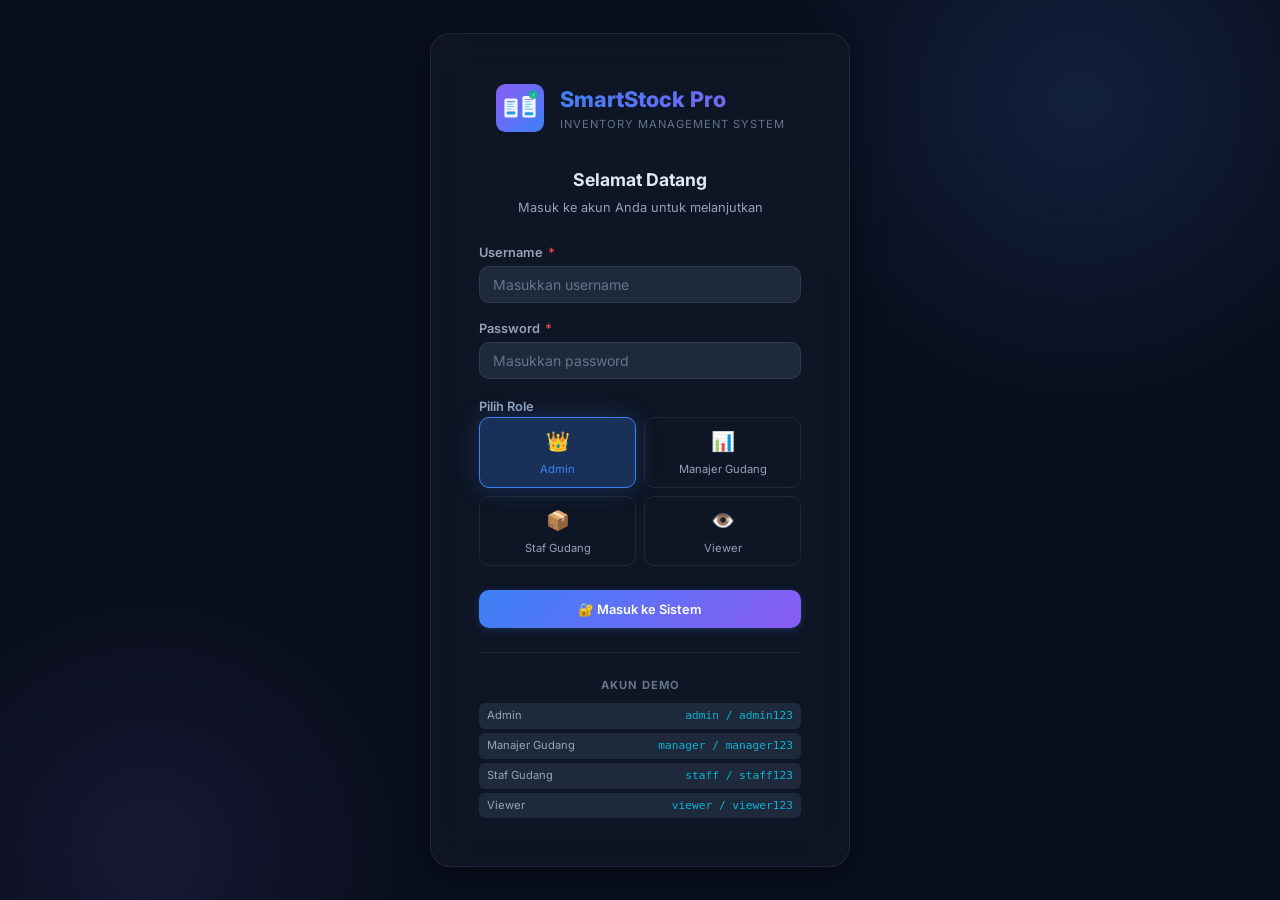
<file: index.html>
<!DOCTYPE html>
<html lang="id" data-theme="dark">
<head>
  <meta charset="UTF-8"/>
  <meta name="viewport" content="width=device-width,initial-scale=1.0"/>
  <meta name="description" content="SmartStock Pro — Sistem Manajemen Inventaris PT Maju Bersama Digital"/>
  <title>Login — SmartStock Pro</title>
  <link rel="stylesheet" href="css/style.css"/>
  <link rel="icon" href="data:image/svg+xml,<svg xmlns='http://www.w3.org/2000/svg' viewBox='0 0 32 32'><rect width='32' height='32' rx='8' fill='%233b82f6'/><text x='50%25' y='55%25' dominant-baseline='middle' text-anchor='middle' fill='white' font-family='sans-serif' font-weight='bold' font-size='12'>SS</text></svg>"/>
</head>
<body>
  <div class="login-page">
    <div class="login-card">
      <div class="login-logo">
        <img src="assets/logo.svg" alt="SmartStock Pro Logo"/>
        <div class="login-logo-text">
          <h1>SmartStock Pro</h1>
          <p>Inventory Management System</p>
        </div>
      </div>
      <div class="login-title">
        <h2>Selamat Datang</h2>
        <p>Masuk ke akun Anda untuk melanjutkan</p>
      </div>
      <form class="login-form" id="login-form" onsubmit="return handleLogin(event)">
        <div class="form-group">
          <label class="form-label" for="login-user">Username <span class="req">*</span></label>
          <input class="form-input" type="text" id="login-user" placeholder="Masukkan username" required autocomplete="username"/>
        </div>
        <div class="form-group">
          <label class="form-label" for="login-pass">Password <span class="req">*</span></label>
          <input class="form-input" type="password" id="login-pass" placeholder="Masukkan password" required autocomplete="current-password"/>
        </div>
        <div>
          <label class="form-label">Pilih Role</label>
          <div class="login-roles">
            <div class="role-option">
              <input type="radio" name="role" id="role-admin" value="admin" checked/>
              <label for="role-admin"><span class="role-icon">👑</span>Admin</label>
            </div>
            <div class="role-option">
              <input type="radio" name="role" id="role-manager" value="manager"/>
              <label for="role-manager"><span class="role-icon">📊</span>Manajer Gudang</label>
            </div>
            <div class="role-option">
              <input type="radio" name="role" id="role-staff" value="staff"/>
              <label for="role-staff"><span class="role-icon">📦</span>Staf Gudang</label>
            </div>
            <div class="role-option">
              <input type="radio" name="role" id="role-viewer" value="viewer"/>
              <label for="role-viewer"><span class="role-icon">👁️</span>Viewer</label>
            </div>
          </div>
        </div>
        <button type="submit" class="btn btn-primary w-full" style="justify-content:center;padding:.7rem">
          🔐 Masuk ke Sistem
        </button>
      </form>
      <div class="demo-accounts">
        <h4>Akun Demo</h4>
        <div class="demo-list">
          <div class="demo-item" onclick="fillDemo('admin','admin123','admin')"><span>Admin</span><span>admin / admin123</span></div>
          <div class="demo-item" onclick="fillDemo('manager','manager123','manager')"><span>Manajer Gudang</span><span>manager / manager123</span></div>
          <div class="demo-item" onclick="fillDemo('staff','staff123','staff')"><span>Staf Gudang</span><span>staff / staff123</span></div>
          <div class="demo-item" onclick="fillDemo('viewer','viewer123','viewer')"><span>Viewer</span><span>viewer / viewer123</span></div>
        </div>
      </div>
    </div>
  </div>
  <script>
    // Demo accounts — simulasi autentikasi multi-level
    const ACCOUNTS={
      admin:{pass:'admin123',role:'admin',name:'Administrator',hash:'a665a45920422f9d417e4867efdc4fb8a04a1f3fff1fa07e998e86f7f7a27ae3'},
      manager:{pass:'manager123',role:'manager',name:'Manajer Gudang Jakarta',hash:'ef92b778bafe771e89245b89ecbc08a44a4e166c06659911881f383d4473e94f'},
      staff:{pass:'staff123',role:'staff',name:'Staf Gudang',hash:'b0412597dcea813655c3f9eaac9b64fe6a38e6401f7ee4f10fe19c738e8f38c3'},
      viewer:{pass:'viewer123',role:'viewer',name:'Viewer',hash:'d0e6cd0b981a63d93c6df1f83c0c8bfcec7f1e2e3f3e3e0ce5c8d9c8e8c7b6a5'}
    };

    // Simulasi password hashing menggunakan Web Crypto API (SHA-256)
    async function hashPassword(password){
      const encoder=new TextEncoder();
      const data=encoder.encode(password);
      const hashBuffer=await crypto.subtle.digest('SHA-256',data);
      const hashArray=Array.from(new Uint8Array(hashBuffer));
      return hashArray.map(b=>b.toString(16).padStart(2,'0')).join('');
    }

    function fillDemo(user,pass,role){
      document.getElementById('login-user').value=user;
      document.getElementById('login-pass').value=pass;
      document.getElementById('role-'+role).checked=true;
    }

    async function handleLogin(e){
      e.preventDefault();
      const user=document.getElementById('login-user').value.trim().toLowerCase();
      const pass=document.getElementById('login-pass').value;
      const role=document.querySelector('input[name="role"]:checked').value;
      const account=ACCOUNTS[user];

      if(!account||account.pass!==pass){
        alert('Username atau password salah!');
        console.warn('[AUTH] Login gagal:',user);
        return false;
      }

      // Hash password untuk demo keamanan
      const hashed=await hashPassword(pass);
      console.log('[AUTH] Password hash (SHA-256):',hashed);

      // Validasi kekuatan password
      const strength=pass.length>=8?'Kuat':pass.length>=6?'Sedang':'Lemah';
      console.log('[AUTH] Kekuatan password:',strength);

      // Simpan session
      const session={
        user:user,
        role:account.role,
        name:account.name,
        loginTime:new Date().toISOString(),
        sessionId:'sess_'+Date.now().toString(36),
        expiresAt:new Date(Date.now()+15*60*1000).toISOString() // 15 menit timeout
      };
      sessionStorage.setItem('ssp_session',JSON.stringify(session));

      // Catat audit log
      const auditLog=JSON.parse(localStorage.getItem('ssp_audit')||'[]');
      auditLog.push({
        id:'aud_'+Date.now(),
        user:user,
        role:account.role,
        action:'LOGIN',
        detail:'Login berhasil ke sistem',
        timestamp:new Date().toISOString(),
        ip:'192.168.1.'+Math.floor(Math.random()*254+1)
      });
      localStorage.setItem('ssp_audit',JSON.stringify(auditLog));

      console.log('[AUTH] Login berhasil:',user,'| Role:',account.role);
      console.log('[AUTH] Session ID:',session.sessionId);

      // Redirect ke halaman utama
      window.location.href='app.html';
      return false;
    }

    // Check existing session
    (function(){
      const session=JSON.parse(sessionStorage.getItem('ssp_session')||'null');
      if(session&&new Date(session.expiresAt)>new Date()){
        window.location.href='app.html';
      }
    })();
  </script>
</body>
</html>
</file>
<file: css/style.css>
/* ==========================================================
   SmartStock Pro — Design System
   Sistem Manajemen Inventaris | PT Maju Bersama Digital
   ========================================================== */

@import url('https://fonts.googleapis.com/css2?family=Inter:wght@300;400;500;600;700;800;900&display=swap');

/* ===================== 1. DESIGN TOKENS ===================== */
:root {
  --bg-body:#0a0f1e;--bg-sidebar:#080c18;--bg-surface:#111827;--bg-card:rgba(17,24,39,.72);
  --bg-card-hover:rgba(24,34,56,.85);--bg-input:#1e293b;--bg-overlay:rgba(0,0,0,.55);
  --text-primary:#e2e8f0;--text-secondary:#94a3b8;--text-muted:#64748b;--text-inverse:#0f172a;
  --border:rgba(148,163,184,.12);--border-focus:#3b82f6;
  --primary:#3b82f6;--primary-hover:#60a5fa;--primary-glow:rgba(59,130,246,.25);
  --secondary:#8b5cf6;--secondary-glow:rgba(139,92,246,.2);
  --accent:#06b6d4;--accent-glow:rgba(6,182,212,.2);
  --success:#10b981;--success-bg:rgba(16,185,129,.12);
  --warning:#f59e0b;--warning-bg:rgba(245,158,11,.12);
  --danger:#ef4444;--danger-bg:rgba(239,68,68,.12);
  --info:#3b82f6;--info-bg:rgba(59,130,246,.12);
  --grad-primary:linear-gradient(135deg,#3b82f6,#8b5cf6);
  --grad-accent:linear-gradient(135deg,#06b6d4,#3b82f6);
  --grad-success:linear-gradient(135deg,#10b981,#06b6d4);
  --grad-warm:linear-gradient(135deg,#f59e0b,#ef4444);
  --grad-card:linear-gradient(135deg,rgba(59,130,246,.06),rgba(139,92,246,.03));
  --font:'Inter',system-ui,-apple-system,sans-serif;
  --fs-xs:.7rem;--fs-sm:.8rem;--fs-base:.875rem;--fs-md:.95rem;--fs-lg:1.1rem;
  --fs-xl:1.35rem;--fs-2xl:1.75rem;--fs-3xl:2.25rem;
  --fw-light:300;--fw-normal:400;--fw-medium:500;--fw-semi:600;--fw-bold:700;--fw-black:800;
  --sp-xs:.25rem;--sp-sm:.5rem;--sp-md:1rem;--sp-lg:1.5rem;--sp-xl:2rem;--sp-2xl:3rem;
  --r-sm:6px;--r-md:10px;--r-lg:14px;--r-xl:20px;--r-full:9999px;
  --shadow-sm:0 1px 3px rgba(0,0,0,.3);--shadow-md:0 4px 14px rgba(0,0,0,.3);
  --shadow-lg:0 8px 32px rgba(0,0,0,.4);--shadow-glow:0 0 24px var(--primary-glow);
  --transition:.2s ease;--sidebar-w:260px;--header-h:60px;
}
[data-theme="light"]{
  --bg-body:#f1f5f9;--bg-sidebar:#fff;--bg-surface:#fff;--bg-card:rgba(255,255,255,.85);
  --bg-card-hover:rgba(255,255,255,1);--bg-input:#f1f5f9;--bg-overlay:rgba(0,0,0,.35);
  --text-primary:#0f172a;--text-secondary:#475569;--text-muted:#94a3b8;--text-inverse:#fff;
  --border:rgba(148,163,184,.2);
  --shadow-sm:0 1px 3px rgba(0,0,0,.06);--shadow-md:0 4px 14px rgba(0,0,0,.08);
  --shadow-lg:0 8px 32px rgba(0,0,0,.1);
  --grad-card:linear-gradient(135deg,rgba(59,130,246,.03),rgba(139,92,246,.01));
}

/* ===================== 2. RESET & BASE ===================== */
*,*::before,*::after{margin:0;padding:0;box-sizing:border-box}
html{scroll-behavior:smooth;-webkit-font-smoothing:antialiased}
body{font-family:var(--font);font-size:var(--fs-base);color:var(--text-primary);
  background:var(--bg-body);line-height:1.6;min-height:100vh;
  transition:background .25s,color .25s}
a{color:var(--primary);text-decoration:none;transition:color .15s}
a:hover{color:var(--primary-hover)}
img{max-width:100%;display:block}
button{cursor:pointer;font-family:var(--font)}
input,select,textarea{font-family:var(--font)}
::-webkit-scrollbar{width:5px;height:5px}
::-webkit-scrollbar-track{background:transparent}
::-webkit-scrollbar-thumb{background:var(--border);border-radius:var(--r-full)}
::-webkit-scrollbar-thumb:hover{background:var(--text-muted)}

/* ===================== 3. LOGIN PAGE ===================== */
.login-page{min-height:100vh;display:flex;align-items:center;justify-content:center;
  background:var(--bg-body);position:relative;overflow:hidden}
.login-page::before{content:'';position:absolute;width:600px;height:600px;
  background:radial-gradient(circle,rgba(59,130,246,.15),transparent 70%);
  top:-200px;right:-100px;pointer-events:none}
.login-page::after{content:'';position:absolute;width:500px;height:500px;
  background:radial-gradient(circle,rgba(139,92,246,.1),transparent 70%);
  bottom:-200px;left:-100px;pointer-events:none}
.login-card{background:var(--bg-card);backdrop-filter:blur(16px);border:1px solid var(--border);
  border-radius:var(--r-xl);padding:var(--sp-2xl);width:420px;max-width:92vw;
  box-shadow:var(--shadow-lg);position:relative;z-index:1;
  animation:fadeUp .5s ease}
.login-logo{display:flex;align-items:center;gap:var(--sp-md);margin-bottom:var(--sp-xl);
  justify-content:center}
.login-logo img{width:48px;height:48px}
.login-logo-text h1{font-size:var(--fs-xl);font-weight:var(--fw-black);
  background:var(--grad-primary);-webkit-background-clip:text;-webkit-text-fill-color:transparent}
.login-logo-text p{font-size:var(--fs-xs);color:var(--text-muted);letter-spacing:1px;
  text-transform:uppercase}
.login-title{text-align:center;margin-bottom:var(--sp-lg)}
.login-title h2{font-size:var(--fs-lg);font-weight:var(--fw-bold);color:var(--text-primary)}
.login-title p{font-size:var(--fs-sm);color:var(--text-secondary);margin-top:var(--sp-xs)}
.login-form .form-group{margin-bottom:var(--sp-md)}
.login-form .form-group:last-of-type{margin-bottom:var(--sp-lg)}
.login-roles{display:grid;grid-template-columns:1fr 1fr;gap:var(--sp-sm);margin-bottom:var(--sp-lg)}
.role-option{position:relative}
.role-option input{position:absolute;opacity:0;pointer-events:none}
.role-option label{display:flex;flex-direction:column;align-items:center;gap:4px;
  padding:var(--sp-sm) var(--sp-xs);border:1px solid var(--border);border-radius:var(--r-md);
  cursor:pointer;transition:all .15s;font-size:var(--fs-xs);text-align:center;
  color:var(--text-secondary)}
.role-option label .role-icon{font-size:1.2rem}
.role-option input:checked+label{border-color:var(--primary);background:var(--primary-glow);
  color:var(--primary);box-shadow:var(--shadow-glow)}
.demo-accounts{margin-top:var(--sp-lg);padding-top:var(--sp-lg);border-top:1px solid var(--border)}
.demo-accounts h4{font-size:var(--fs-xs);color:var(--text-muted);text-transform:uppercase;
  letter-spacing:1px;margin-bottom:var(--sp-sm);text-align:center}
.demo-list{display:flex;flex-direction:column;gap:var(--sp-xs)}
.demo-item{display:flex;justify-content:space-between;font-size:var(--fs-xs);
  color:var(--text-secondary);padding:4px 8px;background:var(--bg-input);
  border-radius:var(--r-sm);cursor:pointer;transition:all .15s}
.demo-item:hover{background:var(--primary-glow);color:var(--primary)}
.demo-item span:last-child{font-family:monospace;color:var(--accent)}

/* ===================== 4. APP LAYOUT ===================== */
.app{display:flex;min-height:100vh}
.sidebar{width:var(--sidebar-w);background:var(--bg-sidebar);border-right:1px solid var(--border);
  display:flex;flex-direction:column;position:fixed;top:0;left:0;bottom:0;z-index:100;
  transition:transform .25s}
.sidebar-header{padding:var(--sp-lg);border-bottom:1px solid var(--border);
  display:flex;align-items:center;gap:var(--sp-md)}
.sidebar-header img{width:36px;height:36px}
.sidebar-brand h2{font-size:var(--fs-md);font-weight:var(--fw-bold);line-height:1.2}
.sidebar-brand small{font-size:var(--fs-xs);color:var(--text-muted)}
.sidebar-nav{flex:1;padding:var(--sp-sm);overflow-y:auto}
.nav-label{font-size:.65rem;font-weight:var(--fw-semi);color:var(--text-muted);
  text-transform:uppercase;letter-spacing:1.5px;padding:var(--sp-md) var(--sp-sm) var(--sp-xs)}
.nav-item{display:flex;align-items:center;gap:var(--sp-sm);padding:.55rem var(--sp-sm);
  border-radius:var(--r-md);color:var(--text-secondary);font-size:var(--fs-sm);
  font-weight:var(--fw-medium);cursor:pointer;transition:all .15s;margin-bottom:1px;
  user-select:none;position:relative}
.nav-item:hover{background:var(--primary-glow);color:var(--text-primary)}
.nav-item.active{background:var(--grad-primary);color:#fff;box-shadow:var(--shadow-glow)}
.nav-item .nav-icon{width:18px;height:18px;flex-shrink:0;display:flex;align-items:center;justify-content:center}
.nav-item .nav-badge{margin-left:auto;background:var(--danger);color:#fff;
  font-size:.6rem;font-weight:var(--fw-bold);padding:1px 6px;border-radius:var(--r-full);
  min-width:18px;text-align:center}
.sidebar-footer{padding:var(--sp-sm) var(--sp-lg);border-top:1px solid var(--border);
  font-size:var(--fs-xs);color:var(--text-muted);text-align:center}

.main{flex:1;margin-left:var(--sidebar-w);display:flex;flex-direction:column;min-height:100vh;
  transition:margin-left .25s}
.top-header{height:var(--header-h);background:var(--bg-surface);border-bottom:1px solid var(--border);
  display:flex;align-items:center;justify-content:space-between;padding:0 var(--sp-xl);
  position:sticky;top:0;z-index:50;backdrop-filter:blur(12px)}
.header-left{display:flex;align-items:center;gap:var(--sp-md)}
.menu-btn{display:none;background:none;border:none;color:var(--text-primary);padding:var(--sp-xs);
  border-radius:var(--r-sm)}
.page-title{font-size:var(--fs-lg);font-weight:var(--fw-bold)}
.page-breadcrumb{font-size:var(--fs-xs);color:var(--text-muted)}
.header-right{display:flex;align-items:center;gap:var(--sp-sm)}
.header-search{position:relative}
.header-search input{background:var(--bg-input);border:1px solid var(--border);
  border-radius:var(--r-full);padding:.45rem .9rem .45rem 2.2rem;color:var(--text-primary);
  font-size:var(--fs-sm);width:220px;transition:all .15s;outline:none}
.header-search input::placeholder{color:var(--text-muted)}
.header-search input:focus{border-color:var(--primary);box-shadow:0 0 0 3px var(--primary-glow);width:280px}
.header-search .search-icon{position:absolute;left:.7rem;top:50%;transform:translateY(-50%);
  color:var(--text-muted);width:14px;height:14px}
.header-icon-btn{background:var(--bg-input);border:1px solid var(--border);
  border-radius:var(--r-full);width:36px;height:36px;display:flex;align-items:center;
  justify-content:center;color:var(--text-secondary);transition:all .15s;position:relative}
.header-icon-btn:hover{background:var(--primary-glow);color:var(--primary);border-color:var(--primary)}
.header-icon-btn svg{width:18px;height:18px}
.notif-badge{position:absolute;top:-2px;right:-2px;background:var(--danger);color:#fff;
  font-size:.55rem;font-weight:var(--fw-bold);min-width:16px;height:16px;border-radius:var(--r-full);
  display:flex;align-items:center;justify-content:center;border:2px solid var(--bg-surface)}
.user-avatar{width:36px;height:36px;border-radius:var(--r-full);background:var(--grad-primary);
  display:flex;align-items:center;justify-content:center;font-size:var(--fs-sm);
  font-weight:var(--fw-bold);color:#fff;cursor:pointer;border:2px solid var(--border)}
.content{flex:1;padding:var(--sp-xl)}
.app-footer{padding:var(--sp-md) var(--sp-xl);border-top:1px solid var(--border);
  text-align:center;font-size:var(--fs-xs);color:var(--text-muted)}

/* ===================== 5. VIEWS ===================== */
.view{display:none;animation:fadeUp .3s ease}
.view.active{display:block}
@keyframes fadeUp{from{opacity:0;transform:translateY(12px)}to{opacity:1;transform:translateY(0)}}

/* ===================== 6. STAT CARDS ===================== */
.stats-row{display:grid;grid-template-columns:repeat(auto-fit,minmax(210px,1fr));gap:var(--sp-lg);margin-bottom:var(--sp-xl)}
.stat-card{background:var(--bg-card);background-image:var(--grad-card);border:1px solid var(--border);
  border-radius:var(--r-lg);padding:var(--sp-lg);display:flex;align-items:flex-start;gap:var(--sp-md);
  transition:all .2s;backdrop-filter:blur(8px);position:relative;overflow:hidden}
.stat-card::after{content:'';position:absolute;top:0;right:0;width:80px;height:80px;
  border-radius:50%;opacity:.06;transform:translate(25%,-25%);background:var(--primary)}
.stat-card:hover{transform:translateY(-2px);box-shadow:var(--shadow-lg);border-color:rgba(59,130,246,.2)}
.stat-icon{width:44px;height:44px;border-radius:var(--r-md);display:flex;align-items:center;
  justify-content:center;flex-shrink:0;font-size:1.2rem}
.stat-icon.blue{background:var(--grad-accent)}.stat-icon.purple{background:var(--grad-primary)}
.stat-icon.green{background:var(--grad-success)}.stat-icon.orange{background:var(--grad-warm)}
.stat-label{font-size:var(--fs-sm);color:var(--text-secondary);font-weight:var(--fw-medium)}
.stat-value{font-size:var(--fs-2xl);font-weight:var(--fw-black);line-height:1;margin-top:2px}
.stat-change{font-size:var(--fs-xs);margin-top:2px;font-weight:var(--fw-medium)}
.stat-change.up{color:var(--success)}.stat-change.down{color:var(--danger)}

/* ===================== 7. CARDS ===================== */
.card{background:var(--bg-card);background-image:var(--grad-card);border:1px solid var(--border);
  border-radius:var(--r-lg);backdrop-filter:blur(8px);overflow:hidden;transition:all .2s}
.card:hover{border-color:rgba(59,130,246,.12)}
.card-header{display:flex;align-items:center;justify-content:space-between;padding:var(--sp-lg);
  border-bottom:1px solid var(--border);flex-wrap:wrap;gap:var(--sp-sm)}
.card-title{font-size:var(--fs-md);font-weight:var(--fw-bold)}
.card-body{padding:var(--sp-lg)}
.card-body.no-pad{padding:0}
.grid-2{display:grid;grid-template-columns:1fr 1fr;gap:var(--sp-lg)}
.grid-3{display:grid;grid-template-columns:1fr 1fr 1fr;gap:var(--sp-lg)}

/* ===================== 8. TABLES ===================== */
.table-controls{display:flex;align-items:center;justify-content:space-between;flex-wrap:wrap;
  gap:var(--sp-md);margin-bottom:var(--sp-lg)}
.table-controls-left{display:flex;align-items:center;gap:var(--sp-sm);flex-wrap:wrap}
.filter-select{background:var(--bg-input);border:1px solid var(--border);border-radius:var(--r-md);
  padding:.4rem .7rem;color:var(--text-primary);font-size:var(--fs-sm);outline:none;
  transition:border .15s}
.filter-select:focus{border-color:var(--primary)}
.table-wrap{overflow-x:auto;border-radius:var(--r-lg);border:1px solid var(--border)}
.data-table{width:100%;border-collapse:collapse}
.data-table th{background:var(--bg-surface);padding:.7rem var(--sp-md);text-align:left;
  font-size:var(--fs-xs);font-weight:var(--fw-semi);color:var(--text-secondary);
  text-transform:uppercase;letter-spacing:.5px;border-bottom:1px solid var(--border);
  white-space:nowrap;cursor:pointer;user-select:none;transition:color .15s}
.data-table th:hover{color:var(--primary)}
.data-table th .sort-icon{margin-left:3px;opacity:.4;font-size:var(--fs-xs)}
.data-table th.sort-active .sort-icon{opacity:1;color:var(--primary)}
.data-table td{padding:.7rem var(--sp-md);border-bottom:1px solid var(--border);font-size:var(--fs-sm);
  vertical-align:middle}
.data-table tbody tr{transition:background .15s}
.data-table tbody tr:hover{background:var(--primary-glow)}
.data-table tbody tr:last-child td{border-bottom:none}
.cell-product{display:flex;align-items:center;gap:var(--sp-sm)}
.product-thumb{width:36px;height:36px;border-radius:var(--r-sm);object-fit:cover;
  background:var(--bg-input);display:flex;align-items:center;justify-content:center;
  font-size:var(--fs-lg);flex-shrink:0}
.product-name{font-weight:var(--fw-semi)}
.product-sku{font-size:var(--fs-xs);color:var(--text-muted)}

/* ===================== 9. BADGES ===================== */
.badge{display:inline-flex;align-items:center;padding:2px 8px;border-radius:var(--r-full);
  font-size:var(--fs-xs);font-weight:var(--fw-semi);letter-spacing:.2px}
.badge-success{background:var(--success-bg);color:var(--success)}
.badge-danger{background:var(--danger-bg);color:var(--danger)}
.badge-warning{background:var(--warning-bg);color:var(--warning)}
.badge-info{background:var(--info-bg);color:var(--info)}
.badge-secondary{background:rgba(100,116,139,.15);color:var(--text-secondary)}

/* ===================== 10. BUTTONS ===================== */
.btn{display:inline-flex;align-items:center;gap:var(--sp-xs);padding:.5rem 1rem;
  border-radius:var(--r-md);font-size:var(--fs-sm);font-weight:var(--fw-semi);
  transition:all .15s;border:none;outline:none;white-space:nowrap}
.btn svg{width:16px;height:16px}
.btn-primary{background:var(--grad-primary);color:#fff;box-shadow:0 2px 8px var(--primary-glow)}
.btn-primary:hover{transform:translateY(-1px);box-shadow:0 4px 16px var(--primary-glow)}
.btn-secondary{background:var(--bg-input);color:var(--text-primary);border:1px solid var(--border)}
.btn-secondary:hover{border-color:var(--primary);color:var(--primary)}
.btn-success{background:var(--grad-success);color:#fff}
.btn-danger{background:var(--danger);color:#fff}
.btn-danger:hover{background:#dc2626}
.btn-ghost{background:transparent;color:var(--text-secondary)}
.btn-ghost:hover{background:var(--border);color:var(--text-primary)}
.btn-sm{padding:.35rem .7rem;font-size:var(--fs-xs)}
.btn-icon{background:none;border:1px solid var(--border);border-radius:var(--r-sm);
  width:30px;height:30px;display:flex;align-items:center;justify-content:center;
  color:var(--text-secondary);transition:all .15s}
.btn-icon svg{width:14px;height:14px}
.btn-icon.edit:hover{background:var(--info-bg);color:var(--info);border-color:var(--info)}
.btn-icon.delete:hover{background:var(--danger-bg);color:var(--danger);border-color:var(--danger)}
.btn-icon.view:hover{background:var(--success-bg);color:var(--success);border-color:var(--success)}
.action-btns{display:flex;gap:var(--sp-xs)}

/* ===================== 11. FORMS ===================== */
.form-grid{display:grid;grid-template-columns:1fr 1fr;gap:var(--sp-lg)}
.form-group{display:flex;flex-direction:column;gap:3px}
.form-group.full{grid-column:1/-1}
.form-label{font-size:var(--fs-sm);font-weight:var(--fw-semi);color:var(--text-secondary)}
.form-label .req{color:var(--danger);margin-left:2px}
.form-input,.form-select,.form-textarea{background:var(--bg-input);border:1px solid var(--border);
  border-radius:var(--r-md);padding:.55rem .8rem;color:var(--text-primary);font-size:var(--fs-base);
  transition:all .15s;outline:none}
.form-input::placeholder,.form-textarea::placeholder{color:var(--text-muted)}
.form-input:focus,.form-select:focus,.form-textarea:focus{border-color:var(--primary);
  box-shadow:0 0 0 3px var(--primary-glow)}
.form-input.error,.form-select.error{border-color:var(--danger);box-shadow:0 0 0 3px var(--danger-bg)}
.form-textarea{resize:vertical;min-height:70px}
.form-error{font-size:var(--fs-xs);color:var(--danger);display:none}
.form-error.show{display:block}
.form-actions{display:flex;gap:var(--sp-md);justify-content:flex-end;padding-top:var(--sp-lg);
  border-top:1px solid var(--border);margin-top:var(--sp-lg)}
.form-row{display:flex;gap:var(--sp-md);align-items:flex-end}

/* ===================== 12. MODALS ===================== */
.modal-overlay{position:fixed;inset:0;background:var(--bg-overlay);backdrop-filter:blur(6px);
  display:flex;align-items:center;justify-content:center;z-index:1000;opacity:0;
  visibility:hidden;transition:all .25s}
.modal-overlay.active{opacity:1;visibility:visible}
.modal{background:var(--bg-surface);border:1px solid var(--border);border-radius:var(--r-xl);
  width:90%;max-width:640px;max-height:90vh;overflow-y:auto;box-shadow:var(--shadow-lg);
  transform:scale(.92) translateY(16px);transition:transform .25s}
.modal-overlay.active .modal{transform:scale(1) translateY(0)}
.modal-header{display:flex;align-items:center;justify-content:space-between;padding:var(--sp-lg);
  border-bottom:1px solid var(--border)}
.modal-title{font-size:var(--fs-lg);font-weight:var(--fw-bold)}
.modal-close{background:none;border:none;color:var(--text-muted);padding:var(--sp-xs);
  border-radius:var(--r-sm);transition:all .15s;display:flex}
.modal-close:hover{background:var(--danger-bg);color:var(--danger)}
.modal-body{padding:var(--sp-lg)}
.modal-footer{display:flex;gap:var(--sp-md);justify-content:flex-end;padding:var(--sp-lg);
  border-top:1px solid var(--border)}

/* Delete confirm */
.delete-confirm{text-align:center;padding:var(--sp-lg) 0}
.delete-icon-wrap{width:56px;height:56px;background:var(--danger-bg);border-radius:var(--r-full);
  display:flex;align-items:center;justify-content:center;margin:0 auto var(--sp-md);font-size:1.5rem}
.delete-confirm h3{font-size:var(--fs-lg);font-weight:var(--fw-bold);margin-bottom:var(--sp-xs)}
.delete-confirm p{color:var(--text-secondary);font-size:var(--fs-sm)}

/* ===================== 13. NOTIFICATIONS ===================== */
.toast-container{position:fixed;top:var(--sp-lg);right:var(--sp-lg);z-index:2000;
  display:flex;flex-direction:column;gap:var(--sp-sm)}
.toast{background:var(--bg-surface);border:1px solid var(--border);border-radius:var(--r-md);
  padding:var(--sp-md) var(--sp-lg);display:flex;align-items:center;gap:var(--sp-md);
  box-shadow:var(--shadow-lg);min-width:300px;max-width:420px;animation:toastIn .3s ease;
  border-left:4px solid var(--primary)}
.toast.success{border-left-color:var(--success)}.toast.error{border-left-color:var(--danger)}
.toast.warning{border-left-color:var(--warning)}
.toast-icon{flex-shrink:0;font-size:1.1rem}
.toast-msg{flex:1;font-size:var(--fs-sm);font-weight:var(--fw-medium)}
.toast-close{background:none;border:none;color:var(--text-muted);cursor:pointer;font-size:.9rem}
@keyframes toastIn{from{opacity:0;transform:translateX(40px)}to{opacity:1;transform:translateX(0)}}
.toast.removing{animation:toastOut .25s ease forwards}
@keyframes toastOut{to{opacity:0;transform:translateX(40px)}}

.notif-dropdown{position:absolute;top:calc(100% + 8px);right:0;width:340px;
  background:var(--bg-surface);border:1px solid var(--border);border-radius:var(--r-lg);
  box-shadow:var(--shadow-lg);z-index:200;display:none;max-height:400px;overflow-y:auto}
.notif-dropdown.open{display:block;animation:fadeUp .2s ease}
.notif-dropdown-header{padding:var(--sp-md);border-bottom:1px solid var(--border);
  display:flex;justify-content:space-between;align-items:center}
.notif-dropdown-header h4{font-size:var(--fs-sm);font-weight:var(--fw-bold)}
.notif-item{display:flex;gap:var(--sp-sm);padding:var(--sp-sm) var(--sp-md);
  border-bottom:1px solid var(--border);transition:background .15s;cursor:pointer}
.notif-item:hover{background:var(--primary-glow)}
.notif-item:last-child{border-bottom:none}
.notif-item .notif-dot{width:8px;height:8px;border-radius:var(--r-full);flex-shrink:0;margin-top:5px}
.notif-item .notif-text{font-size:var(--fs-xs);color:var(--text-secondary);line-height:1.4}
.notif-item .notif-text strong{color:var(--text-primary)}
.notif-item .notif-time{font-size:.6rem;color:var(--text-muted);margin-top:2px}

/* ===================== 14. CHART & MAP ===================== */
.chart-container{position:relative;height:280px;width:100%}
.chart-container canvas{width:100%!important;height:100%!important}
.map-container{height:350px;border-radius:var(--r-md);overflow:hidden;border:1px solid var(--border)}
.map-container .leaflet-container{height:100%;width:100%;background:var(--bg-input)}

/* ===================== 15. MONITORING ===================== */
.monitor-grid{display:grid;grid-template-columns:repeat(auto-fit,minmax(200px,1fr));gap:var(--sp-md)}
.monitor-item{background:var(--bg-card);border:1px solid var(--border);border-radius:var(--r-md);
  padding:var(--sp-md)}
.monitor-label{font-size:var(--fs-xs);color:var(--text-muted);text-transform:uppercase;
  letter-spacing:.5px;margin-bottom:var(--sp-xs)}
.monitor-value{font-size:var(--fs-xl);font-weight:var(--fw-black);margin-bottom:var(--sp-sm)}
.monitor-bar{height:6px;background:var(--bg-input);border-radius:var(--r-full);overflow:hidden}
.monitor-bar-fill{height:100%;border-radius:var(--r-full);transition:width .5s ease}
.monitor-bar-fill.ok{background:var(--success)}
.monitor-bar-fill.warn{background:var(--warning)}
.monitor-bar-fill.crit{background:var(--danger)}

/* ===================== 16. LOG TABLE ===================== */
.log-severity{display:inline-flex;align-items:center;gap:3px;font-size:var(--fs-xs);
  font-weight:var(--fw-semi);padding:1px 6px;border-radius:var(--r-sm)}
.log-severity.critical{background:var(--danger-bg);color:var(--danger)}
.log-severity.warning{background:var(--warning-bg);color:var(--warning)}
.log-severity.info{background:var(--info-bg);color:var(--info)}

/* ===================== 17. TRANSFER WIZARD ===================== */
.transfer-flow{display:flex;align-items:center;gap:var(--sp-lg);margin:var(--sp-lg) 0;
  flex-wrap:wrap}
.transfer-warehouse{flex:1;min-width:200px;background:var(--bg-card);border:1px solid var(--border);
  border-radius:var(--r-lg);padding:var(--sp-lg);text-align:center}
.transfer-warehouse h4{font-size:var(--fs-md);font-weight:var(--fw-bold);margin-bottom:var(--sp-xs)}
.transfer-warehouse p{font-size:var(--fs-sm);color:var(--text-secondary)}
.transfer-arrow{font-size:1.5rem;color:var(--primary);flex-shrink:0;animation:pulse 2s infinite}
@keyframes pulse{0%,100%{opacity:1}50%{opacity:.4}}
.progress-bar{height:8px;background:var(--bg-input);border-radius:var(--r-full);overflow:hidden;
  margin-top:var(--sp-sm)}
.progress-fill{height:100%;background:var(--grad-primary);border-radius:var(--r-full);
  transition:width .3s ease;width:0}

/* ===================== 18. AUDIT LOG ===================== */
.audit-timeline{display:flex;flex-direction:column;gap:0}
.audit-item{display:flex;gap:var(--sp-md);padding:var(--sp-sm) 0;position:relative}
.audit-item::before{content:'';position:absolute;left:15px;top:28px;bottom:-8px;width:1px;
  background:var(--border)}
.audit-item:last-child::before{display:none}
.audit-dot{width:10px;height:10px;border-radius:var(--r-full);margin-top:4px;flex-shrink:0;
  border:2px solid var(--border);background:var(--bg-surface);z-index:1}
.audit-dot.login{border-color:var(--info);background:var(--info)}
.audit-dot.create{border-color:var(--success);background:var(--success)}
.audit-dot.update{border-color:var(--warning);background:var(--warning)}
.audit-dot.delete{border-color:var(--danger);background:var(--danger)}
.audit-info{flex:1}
.audit-action{font-size:var(--fs-sm);font-weight:var(--fw-medium)}
.audit-meta{font-size:var(--fs-xs);color:var(--text-muted)}

/* ===================== 19. SQL CONSOLE ===================== */
.sql-console{background:#0d1117;border:1px solid var(--border);border-radius:var(--r-md);overflow:hidden}
.sql-editor{width:100%;min-height:100px;background:transparent;color:#c9d1d9;border:none;
  padding:var(--sp-md);font-family:'Courier New',monospace;font-size:var(--fs-sm);resize:vertical;outline:none}
.sql-toolbar{display:flex;gap:var(--sp-sm);padding:var(--sp-sm) var(--sp-md);
  background:rgba(255,255,255,.03);border-top:1px solid var(--border)}
.sql-result{padding:var(--sp-md);max-height:300px;overflow:auto}
.sql-result pre{font-family:'Courier New',monospace;font-size:var(--fs-xs);color:var(--accent);
  white-space:pre-wrap}

/* ===================== 20. PAGINATION ===================== */
.pagination{display:flex;align-items:center;justify-content:space-between;padding:var(--sp-md) 0;margin-top:var(--sp-md)}
.pagination-info{font-size:var(--fs-sm);color:var(--text-secondary)}
.pagination-btns{display:flex;gap:3px}
.page-btn{background:var(--bg-input);border:1px solid var(--border);border-radius:var(--r-sm);
  padding:.3rem .6rem;font-size:var(--fs-sm);color:var(--text-secondary);transition:all .15s;
  font-family:var(--font)}
.page-btn:hover:not(:disabled){background:var(--primary-glow);color:var(--primary);border-color:var(--primary)}
.page-btn.active{background:var(--grad-primary);color:#fff;border-color:transparent}
.page-btn:disabled{opacity:.4;cursor:not-allowed}

/* ===================== 21. EMPTY STATE ===================== */
.empty-state{text-align:center;padding:var(--sp-2xl);color:var(--text-muted)}
.empty-state .empty-icon{font-size:3rem;margin-bottom:var(--sp-md);opacity:.3}
.empty-state h3{font-size:var(--fs-lg);font-weight:var(--fw-semi);color:var(--text-secondary);margin-bottom:var(--sp-xs)}
.empty-state p{font-size:var(--fs-sm);margin-bottom:var(--sp-lg)}

/* ===================== 22. DETAIL VIEW ===================== */
.detail-header{display:flex;align-items:center;gap:var(--sp-lg);margin-bottom:var(--sp-xl)}
.detail-avatar{width:64px;height:64px;border-radius:var(--r-lg);display:flex;align-items:center;
  justify-content:center;font-size:var(--fs-xl);font-weight:var(--fw-black);color:#fff;flex-shrink:0}
.detail-name{font-size:var(--fs-xl);font-weight:var(--fw-bold)}
.detail-sub{font-size:var(--fs-sm);color:var(--text-secondary)}
.detail-grid{display:grid;grid-template-columns:1fr 1fr;gap:var(--sp-lg)}
.detail-item label{display:block;font-size:var(--fs-xs);font-weight:var(--fw-semi);
  color:var(--text-muted);text-transform:uppercase;letter-spacing:.5px;margin-bottom:2px}
.detail-item span{font-size:var(--fs-base);font-weight:var(--fw-medium)}

/* ===================== 23. IMAGE GALLERY ===================== */
.gallery-grid{display:grid;grid-template-columns:repeat(auto-fill,minmax(140px,1fr));gap:var(--sp-md)}
.gallery-item{border-radius:var(--r-md);overflow:hidden;border:1px solid var(--border);
  cursor:pointer;transition:all .2s;aspect-ratio:1}
.gallery-item:hover{transform:scale(1.03);box-shadow:var(--shadow-md)}
.gallery-item img{width:100%;height:100%;object-fit:cover}
.gallery-upload{border:2px dashed var(--border);border-radius:var(--r-md);display:flex;
  align-items:center;justify-content:center;flex-direction:column;gap:var(--sp-sm);
  padding:var(--sp-xl);cursor:pointer;transition:all .15s;color:var(--text-muted);
  font-size:var(--fs-sm);aspect-ratio:1}
.gallery-upload:hover{border-color:var(--primary);color:var(--primary);background:var(--primary-glow)}
.gallery-upload .upload-icon{font-size:1.5rem}

/* ===================== 24. TABS ===================== */
.tabs{display:flex;gap:0;border-bottom:1px solid var(--border);margin-bottom:var(--sp-lg)}
.tab{padding:.6rem var(--sp-lg);font-size:var(--fs-sm);font-weight:var(--fw-semi);
  color:var(--text-secondary);cursor:pointer;border-bottom:2px solid transparent;
  transition:all .15s;margin-bottom:-1px}
.tab:hover{color:var(--text-primary)}
.tab.active{color:var(--primary);border-bottom-color:var(--primary)}
.tab-content{display:none}.tab-content.active{display:block}

/* ===================== 25. RESPONSIVE ===================== */
@media(max-width:1024px){.grid-2,.grid-3,.form-grid{grid-template-columns:1fr}
  .stats-row{grid-template-columns:repeat(2,1fr)}}
@media(max-width:768px){
  .sidebar{transform:translateX(-100%)}
  .sidebar.open{transform:translateX(0);box-shadow:var(--shadow-lg)}
  .main{margin-left:0}.menu-btn{display:flex}
  .header-search input{width:140px}.header-search input:focus{width:180px}
  .content{padding:var(--sp-md)}.stats-row{grid-template-columns:1fr}
  .form-grid{grid-template-columns:1fr}.detail-grid{grid-template-columns:1fr}
  .transfer-flow{flex-direction:column}.transfer-arrow{transform:rotate(90deg)}
  .pagination{flex-direction:column;gap:var(--sp-md);align-items:center}
  .modal{width:95%}.login-roles{grid-template-columns:1fr 1fr}
  .table-controls{flex-direction:column;align-items:stretch}
  .table-controls-left{flex-direction:column}
  .grid-2,.grid-3{grid-template-columns:1fr}
}
@media(max-width:480px){.header-search{display:none}.stats-row{grid-template-columns:1fr}
  .login-card{padding:var(--sp-lg)}.login-roles{grid-template-columns:1fr}}

/* ===================== 26. PRINT ===================== */
@media print{.sidebar,.top-header,.toast-container,.action-btns,.pagination,.table-controls{display:none!important}
  .main{margin-left:0!important}.content{padding:0!important}
  body{background:#fff;color:#000}.card{border:1px solid #ddd;box-shadow:none}}

/* ===================== 27. UTILITIES ===================== */
.text-center{text-align:center}.text-right{text-align:right}
.mt-sm{margin-top:var(--sp-sm)}.mt-md{margin-top:var(--sp-md)}.mt-lg{margin-top:var(--sp-lg)}
.mb-sm{margin-bottom:var(--sp-sm)}.mb-md{margin-bottom:var(--sp-md)}.mb-lg{margin-bottom:var(--sp-lg)}
.flex{display:flex}.items-center{align-items:center}.justify-between{justify-content:space-between}
.gap-sm{gap:var(--sp-sm)}.gap-md{gap:var(--sp-md)}.gap-lg{gap:var(--sp-lg)}
.hidden{display:none!important}
.truncate{white-space:nowrap;overflow:hidden;text-overflow:ellipsis}
.w-full{width:100%}
code{font-family:'Courier New',monospace;font-size:var(--fs-xs);color:var(--accent);
  background:rgba(6,182,212,.1);padding:1px 4px;border-radius:3px}
</file>
